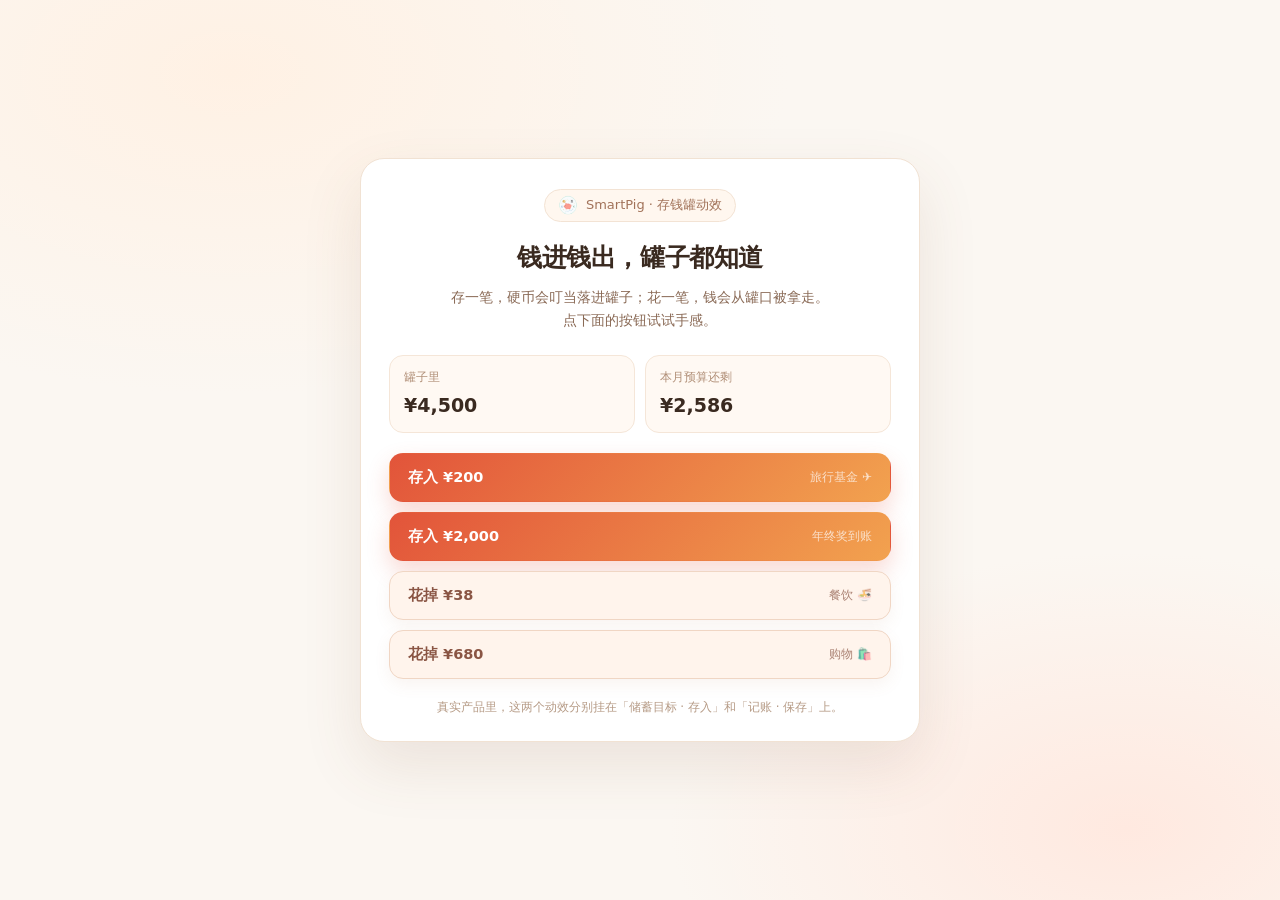
<file: piggy-demo.html>
<!DOCTYPE html>
<html lang="zh-CN">
<head>
<meta charset="utf-8" />
<meta name="viewport" content="width=device-width, initial-scale=1" />
<title>存钱罐动效 · SmartPig</title>
<link rel="stylesheet" href="css/style.css" />
<link rel="stylesheet" href="css/piggy-motion.css" />
<style>
  body {
    min-height: 100vh;
    display: grid; place-items: center;
    padding: 28px 20px;
    background:
      radial-gradient(900px 520px at 18% 8%, #FFF1E4 0%, rgba(255, 241, 228, 0) 62%),
      radial-gradient(760px 460px at 88% 92%, #FFE9E0 0%, rgba(255, 233, 224, 0) 60%),
      #FBF7F2;
  }
  .demo {
    width: min(560px, 100%);
    background: #fff;
    border: 1px solid #F1E2D3;
    border-radius: 24px;
    padding: 30px 28px 24px;
    box-shadow: 0 24px 60px rgba(120, 86, 60, .12), 0 1px 0 rgba(255, 255, 255, .9) inset;
    text-align: center;
  }
  .demo-brand {
    display: inline-flex; align-items: center; gap: 8px;
    font-size: 13px; color: #A2735A;
    background: #FFF7EF; border: 1px solid #F3E3D4;
    padding: 5px 13px; border-radius: 999px; margin-bottom: 16px;
  }
  .demo-brand img { width: 20px; height: 20px; border-radius: 50%; }
  .demo h1 { margin: 0 0 8px; font-size: 25px; letter-spacing: -.4px; color: #3A2A20; }
  .demo p.lead { margin: 0 0 22px; font-size: 14px; color: #8A6A56; line-height: 1.7; }
  .demo-stat {
    display: grid; grid-template-columns: repeat(2, 1fr); gap: 10px;
    margin-bottom: 20px;
  }
  .demo-stat div {
    background: #FFF9F3; border: 1px solid #F5E6D8; border-radius: 14px;
    padding: 12px 14px; text-align: left;
  }
  .demo-stat span { display: block; font-size: 11.5px; color: #B08E76; margin-bottom: 3px; }
  .demo-stat b { font-size: 19px; color: #3A2A20; font-variant-numeric: tabular-nums; }
  .demo-acts { display: flex; flex-direction: column; gap: 10px; }
  .demo-acts button {
    display: flex; align-items: center; justify-content: space-between;
    gap: 12px; padding: 14px 18px;
    border-radius: 14px; border: 1px solid transparent;
    font-family: inherit; font-size: 14.5px; font-weight: 600;
    cursor: pointer; transition: transform .14s, box-shadow .18s, background .18s;
  }
  .demo-acts button .k { font-size: 12px; font-weight: 500; opacity: .7; }
  .demo-acts button.in {
    color: #fff;
    background: linear-gradient(135deg, #E2543A, #F2A24F);
    box-shadow: 0 10px 22px rgba(226, 84, 58, .22);
  }
  .demo-acts button.out {
    color: #8A5544;
    background: #FFF4EC;
    border-color: #F0D6C4;
    box-shadow: 0 6px 16px rgba(180, 120, 80, .08);
  }
  .demo-acts button:hover { transform: translateY(-1px); }
  .demo-acts button:active { transform: translateY(0) scale(.99); }
  .demo-foot { margin-top: 18px; font-size: 12px; color: #B69B86; line-height: 1.7; }
  @media (max-width: 480px) {
    .demo { padding: 24px 18px 18px; border-radius: 20px; }
    .demo h1 { font-size: 21px; }
    .demo-acts button { font-size: 13.5px; padding: 13px 15px; }
  }
</style>
</head>
<body>
  <div class="demo">
    <div class="demo-brand">
      <img src="assets/smartpig-mark-128.png" alt="" /> SmartPig · 存钱罐动效
    </div>
    <h1>钱进钱出，罐子都知道</h1>
    <p class="lead">存一笔，硬币会叮当落进罐子；花一笔，钱会从罐口被拿走。<br/>点下面的按钮试试手感。</p>

    <div class="demo-stat">
      <div><span>罐子里</span><b id="dSaved">¥4,500</b></div>
      <div><span>本月预算还剩</span><b id="dLeft">¥2,586</b></div>
    </div>

    <div class="demo-acts">
      <button class="in" type="button" data-act="in">
        <span>存入 ¥200</span><span class="k">旅行基金 ✈️</span>
      </button>
      <button class="in" type="button" data-act="in-big">
        <span>存入 ¥2,000</span><span class="k">年终奖到账</span>
      </button>
      <button class="out" type="button" data-act="out">
        <span>花掉 ¥38</span><span class="k">餐饮 🍜</span>
      </button>
      <button class="out" type="button" data-act="out-big">
        <span>花掉 ¥680</span><span class="k">购物 🛍️</span>
      </button>
    </div>

    <div class="demo-foot">真实产品里，这两个动效分别挂在「储蓄目标 · 存入」和「记账 · 保存」上。</div>
  </div>

  <script src="js/piggy-motion.js"></script>
  <script>
  (function () {
    'use strict';
    var S = { saved: 4500, target: 10000, budget: 3700, spent: 1114 };

    var savedEl = document.getElementById('dSaved');
    var leftEl = document.getElementById('dLeft');

    function money(n) { return '¥' + Math.round(n).toLocaleString('zh-CN'); }
    function render() {
      savedEl.textContent = money(S.saved);
      leftEl.textContent = money(Math.max(0, S.budget - S.spent));
    }

    function save(amount, label) {
      var from = S.saved / S.target;
      S.saved += amount;
      var to = S.saved / S.target;
      window.PiggyMotion.save({
        amount: amount,
        title: '存入 · ✈️ ' + label,
        fillFrom: from,
        fillTo: to,
        progress: {
          from: Math.min(100, from * 100),
          to: Math.min(100, to * 100),
          label: '目标进度',
          sub: '还差 ' + money(Math.max(0, S.target - S.saved))
        }
      });
      render();
    }

    function spend(amount, cat, emoji) {
      var from = (S.budget - S.spent) / S.budget;
      S.spent += amount;
      var to = (S.budget - S.spent) / S.budget;
      window.PiggyMotion.spend({
        amount: amount,
        title: '支出 · ' + emoji + ' ' + cat,
        fillFrom: Math.max(0.06, from),
        fillTo: Math.max(0.04, to),
        progress: {
          from: Math.max(0, from * 100),
          to: Math.max(0, to * 100),
          label: '本月预算剩余',
          sub: '还剩 ' + money(Math.max(0, S.budget - S.spent))
        }
      });
      render();
    }

    document.addEventListener('click', function (e) {
      var b = e.target.closest('[data-act]');
      if (!b) return;
      var act = b.dataset.act;
      if (act === 'in') save(200, '旅行基金');
      else if (act === 'in-big') save(2000, '旅行基金');
      else if (act === 'out') spend(38, '餐饮', '🍜');
      else if (act === 'out-big') spend(680, '购物', '🛍️');
    });

    render();
    window.__demo = { state: S, render: render };
  })();
  </script>
</body>
</html>
</file>
<file: css/style.css>
/* =========================================================
   财悟·AI财务助手 — 共享设计系统
   纯 CSS，无框架依赖。移动端优先 + 响应式栅格。
   ========================================================= */

:root {
  /* 品牌色 */
  --primary: #12b886;
  --primary-dark: #0ca678;
  --primary-soft: #e6f7f1;
  --accent: #4263eb;
  --accent-soft: #e7ecfe;

  /* 语义色（记账：收入绿 / 支出红，符合中文场景） */
  --income: #2f9e44;
  --income-soft: #e7f6ec;
  --expense: #e03131;
  --expense-soft: #fdeaea;
  --warning: #f08c00;

  /* 中性色 */
  --bg: #f4f6fa;
  --surface: #ffffff;
  --surface-2: #f8fafc;
  --text: #1a2b3c;
  --text-2: #51607a;
  --muted: #8a97ab;
  --border: #e4e9f0;
  --border-strong: #d3dbe6;

  /* 排版 */
  --font: "PingFang SC", "Microsoft YaHei", "Hiragino Sans GB", system-ui,
    -apple-system, "Segoe UI", Roboto, Helvetica, Arial, sans-serif;
  --radius: 14px;
  --radius-sm: 10px;
  --shadow-sm: 0 1px 2px rgba(16, 30, 54, 0.06);
  --shadow: 0 8px 24px rgba(16, 30, 54, 0.08);
  --shadow-lg: 0 18px 48px rgba(16, 30, 54, 0.14);
  --maxw: 1180px;
}

* { box-sizing: border-box; }

html, body {
  margin: 0;
  padding: 0;
  font-family: var(--font);
  color: var(--text);
  background: var(--bg);
  line-height: 1.6;
  -webkit-font-smoothing: antialiased;
}

a { color: var(--primary-dark); text-decoration: none; }
a:hover { text-decoration: underline; }

img { max-width: 100%; display: block; }

/* ---------- 布局容器 ---------- */
.container {
  width: 100%;
  max-width: var(--maxw);
  margin: 0 auto;
  padding: 0 20px;
}

.section { padding: 72px 0; }
.section-sm { padding: 48px 0; }

/* ---------- 文字工具 ---------- */
.text-center { text-align: center; }
.muted { color: var(--muted); }
.text-2 { color: var(--text-2); }
.income { color: var(--income); }
.expense { color: var(--expense); }
.h-bold { font-weight: 700; }

/* ---------- 按钮 ---------- */
.btn {
  display: inline-flex;
  align-items: center;
  justify-content: center;
  gap: 8px;
  border: 1px solid transparent;
  border-radius: var(--radius-sm);
  padding: 11px 20px;
  font-size: 15px;
  font-weight: 600;
  font-family: inherit;
  cursor: pointer;
  transition: transform .08s ease, box-shadow .2s ease, background .2s ease;
  text-decoration: none;
  line-height: 1;
}
.btn:hover { text-decoration: none; }
.btn:active { transform: translateY(1px); }
.btn-primary {
  background: linear-gradient(135deg, var(--primary), var(--primary-dark));
  color: #fff;
  box-shadow: 0 6px 16px rgba(18, 184, 134, .28);
}
.btn-primary:hover { box-shadow: 0 10px 22px rgba(18, 184, 134, .36); }
.btn-ghost {
  background: var(--surface);
  color: var(--text);
  border-color: var(--border-strong);
}
.btn-ghost:hover { background: var(--surface-2); }
.btn-accent { background: var(--accent); color: #fff; }
.btn-danger { background: var(--expense); color: #fff; }
.btn-block { width: 100%; }
.btn-sm { padding: 7px 13px; font-size: 13px; }

/* ---------- 徽标 / 标签 ---------- */
.badge {
  display: inline-flex;
  align-items: center;
  gap: 6px;
  padding: 4px 11px;
  border-radius: 999px;
  font-size: 12.5px;
  font-weight: 600;
  background: var(--primary-soft);
  color: var(--primary-dark);
}
.badge-accent { background: var(--accent-soft); color: var(--accent); }
.badge-soft { background: var(--surface-2); color: var(--text-2); }

/* ---------- 顶部导航（落地页/通用） ---------- */
.navbar {
  position: sticky;
  top: 0;
  z-index: 50;
  background: rgba(255, 255, 255, .85);
  backdrop-filter: saturate(180%) blur(12px);
  border-bottom: 1px solid var(--border);
}
.navbar .inner {
  display: flex;
  align-items: center;
  justify-content: space-between;
  height: 64px;
}
.brand {
  display: flex;
  align-items: center;
  gap: 10px;
  font-weight: 800;
  font-size: 18px;
  color: var(--text);
}
.brand .logo {
  width: 34px; height: 34px;
  border-radius: 10px;
  background: linear-gradient(135deg, var(--primary), var(--accent));
  display: grid; place-items: center;
  color: #fff; font-weight: 800; font-size: 18px;
}
.nav-links { display: flex; align-items: center; gap: 26px; }
.nav-links a { color: var(--text-2); font-weight: 500; }
.nav-links a:hover { color: var(--primary-dark); text-decoration: none; }
.nav-actions { display: flex; align-items: center; gap: 12px; }

/* 汉堡菜单（移动端） */
.nav-toggle {
  display: none;
  background: none; border: none; cursor: pointer;
  width: 42px; height: 42px;
  border-radius: 10px;
}
.nav-toggle span {
  display: block; width: 22px; height: 2px; background: var(--text);
  margin: 5px auto; border-radius: 2px; transition: .2s;
}

/* ---------- Hero ---------- */
.hero {
  position: relative;
  background:
    radial-gradient(1200px 600px at 80% -10%, rgba(66,99,235,.10), transparent 60%),
    radial-gradient(900px 500px at -10% 20%, rgba(18,184,134,.12), transparent 55%),
    var(--surface);
  overflow: hidden;
}
.hero-grid {
  display: grid;
  grid-template-columns: 1.1fr .9fr;
  gap: 48px;
  align-items: center;
}
.hero h1 {
  font-size: clamp(30px, 4.4vw, 52px);
  line-height: 1.14;
  margin: 18px 0 16px;
  letter-spacing: -0.5px;
}
.hero p.lead { font-size: 18px; color: var(--text-2); margin-bottom: 28px; }
.hero-cta { display: flex; gap: 14px; flex-wrap: wrap; }
.hero-stats {
  display: flex; gap: 28px; margin-top: 38px; flex-wrap: wrap;
}
.hero-stats .num { font-size: 26px; font-weight: 800; color: var(--text); }
.hero-stats .lbl { font-size: 13px; color: var(--muted); }

/* Hero 右侧卡片预览 */
.hero-card {
  background: var(--surface);
  border: 1px solid var(--border);
  border-radius: 20px;
  box-shadow: var(--shadow-lg);
  padding: 22px;
}
.hero-card .hc-head {
  display: flex; justify-content: space-between; align-items: center;
  margin-bottom: 16px;
}
.balance { font-size: 30px; font-weight: 800; }
.mini-row {
  display: flex; justify-content: space-between; align-items: center;
  padding: 11px 0; border-bottom: 1px dashed var(--border);
}
.mini-row:last-child { border-bottom: none; }
.mini-ico {
  width: 36px; height: 36px; border-radius: 10px; display: grid; place-items: center;
  font-size: 16px;
}
.bar { height: 8px; border-radius: 999px; background: var(--surface-2); overflow: hidden; }
.bar > i { display: block; height: 100%; border-radius: 999px;
  background: linear-gradient(90deg, var(--primary), var(--primary-dark)); }

/* ---------- 特性卡片 ---------- */
.section-title { font-size: clamp(24px, 3vw, 34px); margin: 0 0 10px; }
.section-sub { color: var(--text-2); margin: 0 auto 44px; max-width: 640px; }
.feature-grid {
  display: grid;
  grid-template-columns: repeat(auto-fit, minmax(240px, 1fr));
  gap: 22px;
}
.feature {
  background: var(--surface);
  border: 1px solid var(--border);
  border-radius: var(--radius);
  padding: 26px;
  box-shadow: var(--shadow-sm);
  transition: transform .15s ease, box-shadow .2s ease;
}
.feature:hover { transform: translateY(-4px); box-shadow: var(--shadow); }
.feature .ico {
  width: 48px; height: 48px; border-radius: 12px; display: grid; place-items: center;
  font-size: 22px; margin-bottom: 16px;
  background: var(--primary-soft); color: var(--primary-dark);
}
.feature h3 { margin: 0 0 8px; font-size: 18px; }
.feature p { margin: 0; color: var(--text-2); font-size: 14.5px; }

/* ---------- 步骤 / CTA ---------- */
.cta {
  background: linear-gradient(135deg, #0b3d2e, #0ca678 70%);
  color: #fff; border-radius: 22px; padding: 52px;
  text-align: center;
}
.cta h2 { font-size: clamp(24px, 3vw, 34px); margin: 0 0 12px; }
.cta p { color: rgba(255,255,255,.85); margin: 0 auto 26px; max-width: 560px; }
.cta .btn-ghost { background: rgba(255,255,255,.12); color: #fff; border-color: rgba(255,255,255,.3); }
.cta .btn-ghost:hover { background: rgba(255,255,255,.2); }

/* ---------- 页脚 ---------- */
.footer {
  border-top: 1px solid var(--border);
  padding: 40px 0; color: var(--muted); font-size: 14px;
}
.footer .inner { display: flex; justify-content: space-between; flex-wrap: wrap; gap: 16px; }

/* =========================================================
   认证页（登录/注册）
   ========================================================= */
.auth-wrap {
  min-height: 100dvh;
  display: grid;
  grid-template-columns: 1.05fr .95fr;
}
.auth-aside {
  background: linear-gradient(160deg, #0b3d2e, #0ca678 75%);
  color: #fff; padding: 56px;
  display: flex; flex-direction: column; justify-content: space-between;
}
.auth-aside .brand { color: #fff; }
.auth-aside h2 { font-size: 30px; line-height: 1.25; margin: 28px 0 14px; }
.auth-aside p { color: rgba(255,255,255,.85); max-width: 420px; }
.auth-aside ul { list-style: none; padding: 0; margin: 24px 0 0; }
.auth-aside li { display: flex; gap: 12px; align-items: flex-start; margin-bottom: 14px; color: rgba(255,255,255,.92); }
.auth-aside li .dot { width: 22px; height: 22px; border-radius: 50%; background: rgba(255,255,255,.18);
  display: grid; place-items: center; font-size: 12px; flex: 0 0 auto; margin-top: 2px; }
.auth-quote { font-size: 14px; color: rgba(255,255,255,.7); }

.auth-main { display: grid; place-items: center; padding: 40px 24px; }
.auth-card { width: 100%; max-width: 400px; }
.auth-card h1 { font-size: 26px; margin: 0 0 6px; }
.auth-card .sub { color: var(--text-2); margin: 0 0 26px; }
.tabs { display: flex; gap: 6px; background: var(--surface-2); padding: 5px; border-radius: 12px; margin-bottom: 24px; }
.tabs button {
  flex: 1; border: none; background: none; padding: 10px; border-radius: 9px;
  font-weight: 600; color: var(--text-2); cursor: pointer; font-family: inherit; font-size: 15px;
}
.tabs button.active { background: var(--surface); color: var(--text); box-shadow: var(--shadow-sm); }

/* ---------- 表单 ---------- */
.field { margin-bottom: 16px; }
.field label { display: block; font-size: 13.5px; font-weight: 600; margin-bottom: 7px; color: var(--text); }
.field input, .field select, .field textarea {
  width: 100%; padding: 12px 14px; font-size: 15px; font-family: inherit;
  border: 1px solid var(--border-strong); border-radius: var(--radius-sm);
  background: var(--surface); color: var(--text); transition: border .15s, box-shadow .15s;
}
.field input:focus, .field select:focus, .field textarea:focus {
  outline: none; border-color: var(--primary);
  box-shadow: 0 0 0 3px rgba(18,184,134,.15);
}
.field .hint { font-size: 12px; color: var(--muted); margin-top: 5px; }
.inline { display: flex; gap: 12px; }
.inline > * { flex: 1; }
.form-foot { display: flex; justify-content: space-between; align-items: center; font-size: 13px; margin-top: 6px; }

/* 段选择（收支类型） */
.seg { display: flex; gap: 8px; }
.seg button {
  flex: 1; padding: 10px; border-radius: var(--radius-sm);
  border: 1px solid var(--border-strong); background: var(--surface);
  font-weight: 600; cursor: pointer; font-family: inherit; color: var(--text-2);
}
.seg button.active.exp { background: var(--expense-soft); color: var(--expense); border-color: var(--expense); }
.seg button.active.inc { background: var(--income-soft); color: var(--income); border-color: var(--income); }

.error-msg { color: var(--expense); font-size: 13px; margin: -6px 0 12px; min-height: 16px; line-height: 1.6; white-space: pre-line; word-break: break-word; }
.ok-msg { color: var(--income); font-size: 13px; margin: -6px 0 12px; min-height: 16px; line-height: 1.6; white-space: pre-line; }

/* =========================================================
   仪表盘（应用内）
   ========================================================= */
.app-shell { display: block; min-height: 100dvh; }
.sidebar {
  background: #0e1726; color: #cbd5e1; padding: 22px 16px;
  display: flex; flex-direction: column; gap: 6px;
  position: sticky; top: 0; height: 100dvh;
}
.sidebar .brand { color: #fff; margin-bottom: 18px; }
.sidebar .s-logo {
  width: 34px; height: 34px; border-radius: 10px;
  background: linear-gradient(135deg, var(--primary), var(--accent));
  display: grid; place-items: center; color: #fff; font-weight: 800; font-size: 18px;
}
.nav-item {
  display: flex; align-items: center; gap: 12px;
  padding: 11px 13px; border-radius: 10px; color: #aebacb; cursor: pointer;
  font-weight: 500; border: none; background: none; width: 100%; text-align: left;
  font-family: inherit; font-size: 14.5px;
}
.nav-item:hover { background: rgba(255,255,255,.06); color: #fff; }
.nav-item.active { background: linear-gradient(135deg, var(--primary), var(--primary-dark)); color: #fff; }
.nav-item .ico { width: 20px; text-align: center; }
.sidebar .spacer { flex: 1; }
.sidebar .user-box {
  display: flex; align-items: center; gap: 10px; padding: 12px;
  border-top: 1px solid rgba(255,255,255,.08); margin-top: 8px;
}
.sidebar .avatar { width: 38px; height: 38px; border-radius: 50%;
  background: linear-gradient(135deg, var(--accent), var(--primary)); display: grid; place-items: center; color:#fff; font-weight:700; }
.sidebar .user-box .nm { font-size: 14px; color:#fff; }
.sidebar .user-box .em { font-size: 12px; color:#8493a8; }

/* —— 顶部导航（叠在 Hero 横幅上，贴近参考图） —— */
.topnav {
  position: sticky; top: 0; z-index: 30;
  display: flex; align-items: center; gap: 18px;
  padding: 12px 24px;
  background: linear-gradient(120deg, #0c3326 0%, #15463a 100%);
  color: #fff;
  box-shadow: 0 6px 20px rgba(12,51,38,.22);
}
.tn-left { display: flex; align-items: center; gap: 10px; }
.tn-nav { display: flex; align-items: center; gap: 4px; flex: 1; flex-wrap: nowrap; overflow-x: auto; scrollbar-width: none; -ms-overflow-style: none; }
.tn-nav::-webkit-scrollbar { display: none; }
.tn-right { display: flex; align-items: center; gap: 14px; }
.topnav .brand { color: #fff; }
.topnav .s-logo {
  width: 32px; height: 32px; border-radius: 9px;
  background: linear-gradient(135deg, #ffffff, #d6f3e3);
  display: grid; place-items: center; color: #0c3326; font-weight: 800; font-size: 17px;
}
.topnav .nav-item {
  color: rgba(255,255,255,.82); background: none; width: auto;
  padding: 8px 14px; border-radius: 999px; font-size: 14.5px; font-weight: 500;
  border: none; cursor: pointer; font-family: inherit;
  display: inline-flex; align-items: center; gap: 7px;
  white-space: nowrap; flex: 0 0 auto;
}
.topnav .nav-item .ico { width: auto; }
.topnav .nav-item:hover { background: rgba(255,255,255,.15); color: #fff; }
.topnav .nav-item.active { background: linear-gradient(135deg, #ffe49b, #ffc94d); color: #0c3326; font-weight: 700; box-shadow: 0 3px 10px rgba(0,0,0,.18); }
.topnav .nav-item.active:hover { background: linear-gradient(135deg, #ffe49b, #ffc94d); color: #0c3326; }
.topnav .badge-accent { background: rgba(255,255,255,.18); color: #fff; border-color: transparent; }
.topnav .btn-ghost { color: #fff; border-color: rgba(255,255,255,.35); }
.topnav .btn-ghost:hover { background: rgba(255,255,255,.15); }
.topnav .user-box { display: flex; align-items: center; gap: 10px; }
.topnav .avatar {
  width: 34px; height: 34px; border-radius: 50%;
  background: rgba(255,255,255,.22); color: #fff;
  display: grid; place-items: center; font-weight: 700; font-size: 14px;
}
.topnav .user-box .nm { color: #fff; font-size: 13.5px; font-weight: 600; }
.topnav .user-box .em { color: rgba(255,255,255,.7); font-size: 11.5px; }
.topnav .logout-btn {
  background: rgba(255,255,255,.12); color: #fff;
  padding: 7px 13px; border-radius: 999px; font-size: 13px; width: auto;
  display: inline-flex; align-items: center; gap: 6px; margin-left: 4px;
}
.topnav .logout-btn:hover { background: rgba(255,255,255,.26); }

/* —— 顶部导航：当前栏目名 —— */
.tn-sep { width: 1px; height: 22px; background: rgba(255,255,255,.28); margin: 0 2px; }
.tn-section-title { font-size: 16px; font-weight: 600; color: rgba(255,255,255,.92); white-space: nowrap; }

.main { display: flex; flex-direction: column; min-width: 0; }
.topbar {
  display: flex; align-items: center; justify-content: space-between;
  padding: 16px 24px; border-bottom: 1px solid var(--border); background: var(--surface);
  position: sticky; top: 0; z-index: 10;
}
.topbar h2 { margin: 0; font-size: 20px; }
.topbar .right { display: flex; align-items: center; gap: 12px; }
.page { padding: 24px; }
.page-head { display: flex; justify-content: space-between; align-items: center; margin-bottom: 22px; flex-wrap: wrap; gap: 12px; }
.page-head h3 { margin: 0; font-size: 22px; }
.page-head p { margin: 4px 0 0; color: var(--text-2); font-size: 14px; }

/* 概览卡片 */
.stat-grid { display: grid; grid-template-columns: repeat(auto-fit, minmax(220px, 1fr)); gap: 18px; margin-bottom: 22px; }
.stat {
  background: var(--surface); border: 1px solid var(--border); border-radius: var(--radius);
  padding: 20px; box-shadow: var(--shadow-sm);
}
.stat .lbl { color: var(--muted); font-size: 13px; }
.stat .val { font-size: 28px; font-weight: 800; margin: 6px 0 2px; }
.stat .trend { font-size: 13px; font-weight: 600; }
.stat .ico {
  width: 40px; height: 40px; border-radius: 11px; display: grid; place-items: center; font-size: 18px;
  float: right; background: var(--primary-soft); color: var(--primary-dark);
}

/* 卡片面板 */
.panel {
  background: var(--surface); border: 1px solid var(--border);
  border-radius: var(--radius); box-shadow: var(--shadow-sm); padding: 22px;
}
.panel + .panel { margin-top: 18px; }
.panel h4 { margin: 0 0 16px; font-size: 16px; }

/* 两栏布局 */
.grid-2 { display: grid; grid-template-columns: 1fr 1fr; gap: 18px; }
.grid-form-main { display: grid; grid-template-columns: 360px 1fr; gap: 18px; align-items: start; }

/* 表格 */
.table { width: 100%; border-collapse: collapse; font-size: 14.5px; }
.table th, .table td { padding: 12px 14px; text-align: left; border-bottom: 1px solid var(--border); }
.table th { color: var(--muted); font-weight: 600; font-size: 13px; background: var(--surface-2); }
.table tbody tr:hover { background: var(--surface-2); }
.table td .amt { font-weight: 700; }
.cat-pill { display: inline-flex; align-items: center; gap: 6px; padding: 3px 10px; border-radius: 999px;
  background: var(--surface-2); font-size: 12.5px; font-weight: 600; }

/* 列表（最近记录 / 目标） */
.list { display: flex; flex-direction: column; }
.list-item { display: flex; align-items: center; gap: 14px; padding: 13px 0; border-bottom: 1px solid var(--border); }
.list-item:last-child { border-bottom: none; }
.list-item .li-ico { width: 40px; height: 40px; border-radius: 11px; display: grid; place-items: center; font-size: 18px; flex: 0 0 auto; }
.list-item .li-main { flex: 1; min-width: 0; }
.list-item .li-title { font-weight: 600; font-size: 14.5px; }
.list-item .li-sub { font-size: 12.5px; color: var(--muted); }
.list-item .li-amt { font-weight: 800; font-size: 15px; }

/* 储蓄目标卡 */
.goal-card { border: 1px solid var(--border); border-radius: var(--radius-sm); padding: 16px; }
.goal-card .gc-top { display: flex; justify-content: space-between; align-items: center; margin-bottom: 12px; }
.goal-grid { display: grid; grid-template-columns: repeat(auto-fill, minmax(260px, 1fr)); gap: 16px; }

/* AI 洞察 */
.ai-card {
  background: linear-gradient(135deg, #0e1726, #15324a);
  color: #e7eef7; border-radius: var(--radius); padding: 24px; box-shadow: var(--shadow);
}
.ai-card h4 { color: #fff; margin: 0 0 6px; display: flex; align-items: center; gap: 8px; }
.ai-insight {
  background: rgba(255,255,255,.06); border: 1px solid rgba(255,255,255,.1);
  border-radius: 12px; padding: 14px 16px; margin-top: 12px; font-size: 14px; line-height: 1.7;
}
.ai-insight b { color: #6ee7b7; }
.ai-chat { margin-top: 18px; display: flex; gap: 10px; }
.ai-chat input { flex: 1; padding: 12px 14px; border-radius: 10px; border: 1px solid rgba(255,255,255,.18);
  background: rgba(255,255,255,.08); color: #fff; font-family: inherit; }
.ai-chat input::placeholder { color: rgba(255,255,255,.5); }
.ai-chat button { border: none; background: var(--primary); color: #fff; border-radius: 10px; padding: 0 18px; cursor: pointer; font-weight: 600; }

/* 空状态 */
.empty { text-align: center; color: var(--muted); padding: 36px 10px; }
.empty .em-ico { font-size: 34px; margin-bottom: 8px; }

/* 浮动按钮（移动端快捷记账） */
.fab {
  display: none; position: fixed; right: 20px; bottom: 20px; z-index: 40;
  width: 56px; height: 56px; border-radius: 50%; border: none; cursor: pointer;
  background: linear-gradient(135deg, var(--primary), var(--primary-dark));
  color: #fff; font-size: 26px; box-shadow: var(--shadow-lg);
}

/* 模态框 */
.modal-mask {
  display: none; position: fixed; inset: 0; background: rgba(10,20,35,.45);
  z-index: 100; align-items: center; justify-content: center; padding: 20px;
}
.modal-mask.show { display: flex; }
.modal {
  background: var(--surface); border-radius: 18px; width: 100%; max-width: 440px;
  padding: 26px; box-shadow: var(--shadow-lg); max-height: 90dvh; overflow: auto;
}
.modal .m-head { display: flex; justify-content: space-between; align-items: center; margin-bottom: 18px; }
.modal .m-head h3 { margin: 0; }
.modal .close { background: var(--surface-2); border: none; width: 34px; height: 34px; border-radius: 9px; cursor: pointer; font-size: 18px; color: var(--text-2); }

/* 移动端顶部菜单按钮（应用内） */
.app-menu-btn { display: none; background: var(--surface-2); border: 1px solid var(--border); width: 40px; height: 40px; border-radius: 10px; cursor: pointer; font-size: 18px; }

/* =========================================================
   响应式断点
   ========================================================= */
@media (max-width: 980px) {
  .hero-grid { grid-template-columns: 1fr; }
  .hero-card { max-width: 460px; }
  .auth-wrap { grid-template-columns: 1fr; }
  .auth-aside { display: none; }
  .grid-form-main { grid-template-columns: 1fr; }
  .grid-2 { grid-template-columns: 1fr; }
  .app-shell { grid-template-columns: 1fr; }
  .sidebar {
    position: fixed; left: 0; top: 0; z-index: 90; width: 250px;
    transform: translateX(-100%); transition: transform .25s ease;
  }
  .sidebar.open { transform: translateX(0); }
  .app-menu-btn { display: inline-flex; align-items: center; justify-content: center; }
  .fab { display: grid; place-items: center; bottom: 90px; }
  .nav-links { display: none; }
  .nav-toggle { display: block; }
}

@media (max-width: 980px) {
  /* 移动端：导航收起为汉堡，点击展开下拉 */
  .tn-nav { display: none; }
  .topnav.open .tn-nav {
    display: flex; flex-direction: column; align-items: stretch; gap: 6px;
    position: absolute; top: 100%; left: 0; right: 0;
    background: #15463a; padding: 12px 16px;
    box-shadow: 0 10px 24px rgba(0,0,0,.28); z-index: 40;
  }
  .topnav.open .nav-item { width: 100%; justify-content: flex-start; }
  .tn-user-meta { display: none; }
  .tn-right { gap: 10px; }
}

@media (max-width: 560px) {
  .section { padding: 56px 0; }
  .cta { padding: 36px 22px; }
  .auth-aside { padding: 40px 28px; }
  .stat .val { font-size: 24px; }
  .page { padding: 16px; }
  .inline { flex-direction: column; gap: 0; }
}

/* 可访问性：焦点可见 */
:focus-visible { outline: 2px solid var(--accent); outline-offset: 2px; }

/* =========================================================
   扩展样式：Toast / 聊天 / 食物 / 预算 / 图表 / AI预测
   ========================================================= */

/* ---------- Toast 提醒 ---------- */
.toast-wrap {
  position: fixed; bottom: 18px; left: 18px; z-index: 200;
  display: flex; flex-direction: column; gap: 10px; max-width: 340px;
}
.toast {
  background: var(--surface); border: 1px solid var(--border);
  border-left: 4px solid var(--primary); border-radius: 12px;
  padding: 13px 15px; box-shadow: var(--shadow-lg); font-size: 14px;
  animation: toastIn .25s ease; line-height: 1.5;
}
.toast.warn { border-left-color: var(--warning); }
.toast.danger { border-left-color: var(--expense); }
.toast.info { border-left-color: var(--accent); }
.toast.success { border-left-color: #2F9E44; }
.toast .t-title { font-weight: 700; margin-bottom: 2px; display: flex; align-items: center; gap: 6px; }
.toast .t-body { color: var(--text-2); }
@keyframes toastIn { from { opacity: 0; transform: translateX(20px); } to { opacity: 1; transform: none; } }

/* ---------- 食物明细 / 热量 ---------- */
.food-box { border: 1px dashed var(--border-strong); border-radius: var(--radius-sm); padding: 12px; background: var(--surface-2); }
.food-box .fb-head { display: flex; justify-content: space-between; align-items: center; margin-bottom: 8px; }
.food-box .fb-head .lbl { font-size: 13px; font-weight: 600; }
.food-tags { display: flex; flex-wrap: wrap; gap: 6px; margin-top: 8px; }
.food-tag {
  display: inline-flex; align-items: center; gap: 6px; padding: 4px 8px;
  background: var(--primary-soft); color: var(--primary-dark); border-radius: 999px; font-size: 12.5px; font-weight: 600;
}
.food-tag b { color: var(--expense); }
.calorie-tag {
  display: inline-flex; align-items: center; gap: 6px; padding: 5px 11px;
  background: linear-gradient(135deg, #fff4e6, #ffe8cc); color: #d9480f;
  border-radius: 999px; font-size: 13px; font-weight: 700;
}

/* ---------- 预算概览 ---------- */
.budget-row { margin-bottom: 14px; }
.budget-row .br-top { display: flex; justify-content: space-between; font-size: 13.5px; margin-bottom: 6px; }
.budget-row .br-top .nm { font-weight: 600; }
.budget-row .br-top .val { color: var(--text-2); }
.budget-row .br-bar { height: 9px; border-radius: 999px; background: var(--surface-2); overflow: hidden; }
.budget-row .br-bar > i { display: block; height: 100%; border-radius: 999px; background: linear-gradient(90deg, var(--primary), var(--primary-dark)); }
.budget-row.over .br-bar > i { background: linear-gradient(90deg, #ff922b, var(--expense)); }
.budget-row.over .val { color: var(--expense); font-weight: 700; }

/* ---------- 图表 ---------- */
.chart-grid { display: grid; grid-template-columns: 1fr 1fr; gap: 18px; }
.chart-box {
  background: var(--surface); border: 1px solid var(--border); border-radius: var(--radius);
  padding: 18px; box-shadow: var(--shadow-sm); min-height: 320px;
}
.chart-box h4 { margin: 0 0 12px; font-size: 16px; }
.chart { width: 100%; height: 280px; }
.chart-fallback { display: grid; place-items: center; height: 280px; color: var(--muted); text-align: center; font-size: 14px; }

/* ---------- AI 预测徽标 ---------- */
.ai-pred {
  background: linear-gradient(135deg, rgba(110,231,183,.12), rgba(66,99,235,.12));
  border: 1px solid rgba(110,231,183,.35); border-radius: 12px; padding: 14px 16px; margin-top: 14px;
}
.ai-pred .ap-title { font-weight: 700; font-size: 14px; display: flex; align-items: center; gap: 7px; margin-bottom: 8px; }
.ai-pred .ap-row { display: flex; gap: 18px; flex-wrap: wrap; font-size: 13.5px; margin-bottom: 8px; }
.ai-pred .ap-row .k { color: var(--muted); }
.ai-pred .ap-row .v { font-weight: 700; }
.ai-pred .ap-tip { font-size: 13px; color: var(--text-2); line-height: 1.6; }

/* ---------- AI 聊天智能体 ---------- */
.chat-box {
  background: var(--surface); border: 1px solid var(--border); border-radius: var(--radius);
  box-shadow: var(--shadow-sm); display: flex; flex-direction: column; height: 460px; overflow: hidden;
}
.chat-log { flex: 1; overflow-y: auto; padding: 18px; display: flex; flex-direction: column; gap: 14px; background: var(--surface-2); }
.msg { display: flex; gap: 10px; max-width: 85%; }
.msg .avatar { width: 34px; height: 34px; border-radius: 50%; flex: 0 0 auto; display: grid; place-items: center; font-size: 16px; }
.msg .bubble { padding: 11px 14px; border-radius: 14px; font-size: 14.5px; line-height: 1.65; }
.msg.ai { align-self: flex-start; }
.msg.ai .avatar { background: linear-gradient(135deg, var(--primary), var(--accent)); color: #fff; }
.msg.ai .bubble { background: var(--surface); border: 1px solid var(--border); border-top-left-radius: 4px; }
.msg.user { align-self: flex-end; flex-direction: row-reverse; }
.msg.user .avatar { background: var(--accent); color: #fff; }
.msg.user .bubble { background: linear-gradient(135deg, var(--accent), #5c7cfa); color: #fff; border-top-right-radius: 4px; }
.msg .bubble b { color: var(--primary-dark); }
.msg.user .bubble b { color: #fff; }
.chat-input { display: flex; gap: 10px; padding: 14px; border-top: 1px solid var(--border); background: var(--surface); }
.chat-input input { flex: 1; padding: 12px 14px; border: 1px solid var(--border-strong); border-radius: 10px; font-family: inherit; font-size: 14.5px; }
.chat-input input:focus { outline: none; border-color: var(--primary); box-shadow: 0 0 0 3px rgba(18,184,134,.15); }
.chat-input button { border: none; background: var(--primary); color: #fff; border-radius: 10px; padding: 0 20px; font-weight: 600; cursor: pointer; }
.chat-quick { display: flex; flex-wrap: wrap; gap: 8px; padding: 0 14px 14px; background: var(--surface); }
.chat-quick button {
  border: 1px solid var(--border-strong); background: var(--surface-2); border-radius: 999px;
  padding: 6px 13px; font-size: 12.5px; cursor: pointer; color: var(--text-2); font-family: inherit;
}
.chat-quick button:hover { border-color: var(--primary); color: var(--primary-dark); }
.api-note { font-size: 12.5px; color: var(--muted); margin-top: 10px; }
.api-note code { background: var(--surface-2); padding: 1px 6px; border-radius: 5px; }

/* 大模型不可用时的降级说明（气泡内小字） */
.ai-fallback-note { font-size: 12px; color: #8A6D3B; background: #FDF6E3; border-left: 3px solid #E0A800;
  border-radius: 6px; padding: 7px 9px; margin-bottom: 8px; line-height: 1.6; }

/* AI 通道状态条 */
.ai-status-bar { display: flex; align-items: center; gap: 10px; flex-wrap: wrap;
  background: var(--surface); border: 1px solid var(--border); border-radius: 12px;
  padding: 10px 14px; margin-bottom: 16px; font-size: 13px; }
.ai-dot { width: 8px; height: 8px; border-radius: 50%; background: #C9C4B8; flex: 0 0 auto; }
.ai-dot.ok { background: #2F9E44; box-shadow: 0 0 0 3px rgba(47,158,68,.15); }
.ai-dot.warn { background: #E0A800; box-shadow: 0 0 0 3px rgba(224,168,0,.15); }
.ai-dot.idle { background: #A8A29A; }
.ai-status-text { flex: 1 1 auto; color: var(--text-2); min-width: 180px; }
.ai-status-text b { color: var(--text); }
@media (max-width: 560px) {
  .ai-status-bar { font-size: 12.5px; }
  .ai-status-text { min-width: 100%; order: 3; }
}

/* 模型不可用时的修复引导卡 */
.ai-fix-card { background: #FFFBF0; border: 1px solid #F2DFB4; border-left: 4px solid #E0A800;
  border-radius: 12px; padding: 16px 18px; margin-bottom: 18px; font-size: 13.5px; color: #6B5A2E; }
.ai-fix-card h5 { margin: 0 0 8px; font-size: 15px; color: #8A6D3B; }
.ai-fix-card p { margin: 0 0 10px; line-height: 1.75; }
.ai-fix-card ol { margin: 0 0 10px; padding-left: 20px; }
.ai-fix-card li { margin-bottom: 6px; line-height: 1.7; }
.ai-fix-card code { background: rgba(224,168,0,.14); padding: 1px 6px; border-radius: 5px; font-size: 12.5px; }
.ai-fix-card a { color: #B07A00; font-weight: 600; text-decoration: underline; }
.ai-fix-tip { background: rgba(224,168,0,.10); border-radius: 8px; padding: 9px 11px; font-size: 12.5px; }
.ai-fix-foot { margin: 0 !important; font-size: 12.5px; color: #8A7B55; }

/* ============ 自定义标签 / 智能分类提示 ============ */
.cat-hint { font-size: 12.5px; color: var(--primary-dark); margin-top: 6px; min-height: 16px; }
.cat-hint b { color: var(--primary); }
.tag-suggest { margin-top: 8px; font-size: 12.5px; color: var(--muted); display: flex; flex-wrap: wrap; gap: 6px; align-items: center; }
.tag-suggest > span { margin-right: 2px; }
.ts-chip { border: 1px solid var(--border-strong); background: var(--surface-2); color: var(--text-2);
  border-radius: 999px; padding: 3px 10px; cursor: pointer; font-size: 12px; font-family: inherit; }
.ts-chip:hover { border-color: var(--primary); color: var(--primary-dark); }
.tag-list { display: flex; flex-wrap: wrap; gap: 6px; margin-top: 6px; }
.tag-list .tg { background: var(--primary-soft); color: var(--primary-dark); border-radius: 6px;
  padding: 2px 8px; font-size: 12px; }
.tag-list .tg::before { content: '#'; opacity: .6; }

/* ============ 导出 ============ */
.modal-lg { max-width: 760px; }
.table-scroll { max-height: 320px; overflow: auto; border: 1px solid var(--border); border-radius: 12px; }
.exp-summary { display: flex; gap: 12px; flex-wrap: wrap; margin-bottom: 14px; }
.exp-summary .es { background: var(--surface-2); border: 1px solid var(--border); border-radius: 12px;
  padding: 10px 14px; flex: 1; min-width: 120px; }
.exp-summary .es .k { font-size: 12px; color: var(--muted); }
.exp-summary .es .v { font-size: 18px; font-weight: 700; margin-top: 2px; }
.exp-preview-title { font-size: 13px; color: var(--text-2); margin-bottom: 8px; font-weight: 600; }

/* ============ 语音记账 ============ */
.voice-stage { display: flex; flex-direction: column; align-items: center; gap: 16px; padding: 18px 0 8px; }
.mic-btn { width: 96px; height: 96px; border-radius: 50%; border: none; cursor: pointer;
  background: radial-gradient(circle at 30% 30%, var(--primary), var(--primary-dark));
  color: #fff; font-size: 38px; display: flex; align-items: center; justify-content: center;
  box-shadow: 0 10px 30px rgba(66,99,235,.35); transition: transform .15s; }
.mic-btn:hover { transform: scale(1.05); }
.mic-btn.listening { animation: pulse 1.2s infinite; background: radial-gradient(circle at 30% 30%, #ff6b6b, #e03131); }
@keyframes pulse { 0%{box-shadow:0 0 0 0 rgba(224,49,49,.45)} 70%{box-shadow:0 0 0 22px rgba(224,49,49,0)} 100%{box-shadow:0 0 0 0 rgba(224,49,49,0)} }
.voice-status { font-size: 14px; color: var(--text-2); }
.voice-transcript { background: var(--surface-2); border-radius: 12px; padding: 12px 14px; font-size: 14px; margin-bottom: 12px; }
.voice-transcript b { color: var(--primary-dark); }
.voice-manual { display: flex; gap: 10px; margin-bottom: 6px; }
.voice-manual input { flex: 1; padding: 10px 12px; border: 1px solid var(--border-strong); border-radius: 10px; font-family: inherit; font-size: 14px; }
.voice-parsed { display: grid; grid-template-columns: 1fr 1fr; gap: 10px; margin-bottom: 12px; }
.voice-parsed .vp { background: var(--surface-2); border: 1px solid var(--border); border-radius: 10px; padding: 10px 12px; }
.voice-parsed .vp .k { font-size: 12px; color: var(--muted); }
.voice-parsed .vp .v { font-size: 16px; font-weight: 700; margin-top: 2px; }

/* ============ 小票识别 ============ */
.receipt-upload { display: flex; align-items: center; gap: 12px; padding: 18px; border: 2px dashed var(--border-strong);
  border-radius: 14px; justify-content: center; margin-bottom: 14px; }
.receipt-preview { text-align: center; margin-bottom: 14px; }
.receipt-preview img { max-width: 100%; max-height: 280px; border-radius: 12px; border: 1px solid var(--border); }
.receipt-recog { background: var(--primary-soft); border-radius: 10px; padding: 10px 12px; font-size: 12.5px;
  color: var(--primary-dark); margin-bottom: 12px; }

/* —— 小票识别：通道标签 / 进度 / 候选金额 / 原文 —— */
.receipt-recog .rc-src { font-size: 11.5px; font-weight: 600; opacity: .78; margin-bottom: 6px;
  letter-spacing: .2px; }
.receipt-recog .rc-progress { height: 6px; border-radius: 999px; background: rgba(66,99,235,.16);
  overflow: hidden; margin: 8px 0 6px; }
.receipt-recog .rc-progress i { display: block; height: 100%; width: 2%; border-radius: 999px;
  background: var(--primary); transition: width .25s ease; }
.receipt-recog .rc-progress-tip { font-size: 11.5px; opacity: .75; }
.receipt-recog .rc-cand-row { display: flex; flex-wrap: wrap; align-items: center; gap: 6px; margin-top: 8px; }
.receipt-recog .rc-cand-tip { font-size: 11.5px; opacity: .75; }
.receipt-recog .rc-cand { border: 1px solid var(--primary); background: transparent; color: var(--primary);
  border-radius: 999px; padding: 3px 10px; font-size: 12px; cursor: pointer; font-family: inherit; }
.receipt-recog .rc-cand:hover, .receipt-recog .rc-cand.active { background: var(--primary); color: #fff; }
.receipt-recog .rc-raw { margin-top: 8px; }
.receipt-recog .rc-raw summary { cursor: pointer; font-size: 11.5px; opacity: .8; }
.receipt-recog .rc-raw pre { margin: 6px 0 0; max-height: 150px; overflow: auto; white-space: pre-wrap;
  word-break: break-all; background: var(--surface); border: 1px solid var(--border);
  border-radius: 8px; padding: 8px; font-size: 11.5px; color: var(--text-2); line-height: 1.5; }

/* ============ 消费排行 / 月度对比 ============ */
.subtabs { display: flex; gap: 8px; flex-wrap: wrap; margin-bottom: 16px; }
.subtab { border: 1px solid var(--border-strong); background: var(--surface); border-radius: 999px;
  padding: 8px 16px; cursor: pointer; font-size: 13.5px; font-family: inherit; color: var(--text-2); }
.subtab.active { background: var(--primary); color: #fff; border-color: var(--primary); }
.rank-grid { display: grid; grid-template-columns: 1fr 1fr; gap: 18px; }
.compare-grid { display: grid; grid-template-columns: 1fr 1fr; gap: 18px; }
.compare-selects { display: flex; gap: 12px; flex-wrap: wrap; margin-bottom: 14px; }
.compare-card { background: var(--surface-2); border: 1px solid var(--border); border-radius: 12px; padding: 14px; }
.compare-card .cc-top { font-weight: 700; margin-bottom: 8px; }
.delta-up { color: var(--income); } .delta-down { color: var(--expense); }

/* ============ 财务健康分 ============ */
.health-hero { display: flex; gap: 22px; align-items: center; flex-wrap: wrap;
  background: linear-gradient(135deg, var(--primary-soft), var(--surface)); border: 1px solid var(--border);
  border-radius: 18px; padding: 22px; margin-bottom: 18px; }
.health-ring { position: relative; width: 140px; height: 140px; flex: 0 0 auto; }
.health-ring svg { transform: rotate(-90deg); }
.health-ring .hr-num { position: absolute; inset: 0; display: flex; flex-direction: column;
  align-items: center; justify-content: center; }
.health-ring .hr-num b { font-size: 40px; line-height: 1; }
.health-ring .hr-num span { font-size: 12px; color: var(--muted); margin-top: 4px; }
.health-meta { flex: 1; min-width: 220px; }
.health-meta h3 { margin: 0 0 6px; }
.health-meta .grade { display: inline-block; background: var(--primary); color: #fff; border-radius: 8px;
  padding: 3px 12px; font-weight: 700; font-size: 13px; margin-bottom: 8px; }
.health-dims { display: grid; grid-template-columns: repeat(auto-fit, minmax(140px,1fr)); gap: 12px; }
.dim-card { background: var(--surface-2); border: 1px solid var(--border); border-radius: 12px; padding: 12px; }
.dim-card .dn { font-size: 13px; color: var(--text-2); }
.dim-card .dv { font-size: 22px; font-weight: 700; margin: 4px 0; }
.dim-card .dbar { height: 7px; border-radius: 999px; background: var(--surface); overflow: hidden; }
.dim-card .dbar > i { display: block; height: 100%; border-radius: 999px; }
.report-card { background: var(--surface); border: 1px solid var(--border); border-radius: 16px; padding: 18px; }
.report-card h4 { margin: 0 0 12px; }
.report-item { display: flex; gap: 12px; padding: 12px 0; border-bottom: 1px dashed var(--border); }
.report-item:last-child { border-bottom: none; }
.report-item .ri-ico { font-size: 20px; flex: 0 0 auto; }
.report-item .ri-body .rt { font-weight: 600; margin-bottom: 3px; }
.report-item .ri-body .rb { font-size: 13px; color: var(--text-2); line-height: 1.6; }

/* ---------- AI 六大能力：资产配置 / 风险 / 报告 ---------- */
.alloc-legend { display: flex; flex-direction: column; gap: 10px; }
.alloc-legend .al-row { display: flex; align-items: center; gap: 10px; font-size: 13.5px; }
.alloc-legend .al-row .dot { width: 10px; height: 10px; border-radius: 50%; flex: 0 0 auto; }
.alloc-legend .al-row .al-n { flex: 1; color: var(--text); }
.alloc-legend .al-row b { color: var(--text); }
.alloc-legend .al-row .al-a { color: var(--text-2); font-size: 12.5px; min-width: 88px; text-align: right; }

.risk-item { display: flex; gap: 12px; padding: 14px; border-radius: 12px; border: 1px solid var(--border); border-left-width: 4px; margin-bottom: 12px; background: var(--surface); }
.risk-item:last-child { margin-bottom: 0; }
.risk-item .ri-ico { font-size: 20px; flex: 0 0 auto; }
.risk-item .ri-body .rt { font-weight: 600; margin-bottom: 4px; display: flex; align-items: center; gap: 8px; flex-wrap: wrap; }
.risk-item .ri-body .rb { font-size: 13px; color: var(--text-2); line-height: 1.6; }
.risk-item.sev-high { border-left-color: var(--expense); background: var(--expense-soft); }
.risk-item.sev-medium { border-left-color: #f08c00; background: #fff8ec; }
.risk-item.sev-low { border-left-color: var(--primary); background: var(--primary-soft, #f0f4ff); }
.risk-item.sev-ok { border-left-color: var(--income); background: var(--income-soft); }
.sev { display: inline-block; padding: 1px 8px; border-radius: 999px; font-size: 11.5px; font-weight: 700; }
.sev.sev-high { background: var(--expense); color: #fff; }
.sev.sev-medium { background: #f08c00; color: #fff; }
.sev.sev-low { background: var(--primary); color: #fff; }
.sev.sev-ok { background: var(--income); color: #fff; }

.report-body { margin-top: 8px; }
.report-section { padding: 12px 0; border-bottom: 1px dashed var(--border); }
.report-section:last-child { border-bottom: none; }
.report-section h5 { margin: 0 0 6px; font-size: 14.5px; color: var(--text); }
.report-section p { margin: 0; font-size: 13.5px; line-height: 1.8; color: var(--text-2); }
.report-section p b { color: var(--text); }

@media (max-width: 560px) {
  .alloc-legend .al-row .al-a { min-width: 70px; }
}

/* ============ 减少动画偏好 ============ */
@media (prefers-reduced-motion: reduce) {
  * { transition: none !important; }
}

/* 移动端：图表单栏、聊天高度自适应 */
@media (max-width: 980px) {
  .chart-grid { grid-template-columns: 1fr; }
  .rank-grid { grid-template-columns: 1fr; }
  .compare-grid { grid-template-columns: 1fr; }
  .voice-parsed { grid-template-columns: 1fr; }
  .health-hero { flex-direction: column; text-align: center; }
}
@media (max-width: 560px) {
  .chart-box { min-height: 260px; }
  .chat-box { height: 70dvh; }
  .health-dims { grid-template-columns: 1fr 1fr; }
}

/* =========================================================
   AI 预警中心 / 异常消费 / 月度报告 新增样式
   ========================================================= */

/* 首页醒目预警横幅 */
.alert-banner {
  display: flex; align-items: center; gap: 14px;
  padding: 16px 18px; border-radius: 14px; margin-bottom: 18px;
  border: 1px solid var(--border); border-left-width: 5px;
  background: var(--surface); box-shadow: 0 6px 20px rgba(18,184,136,.08);
}
.alert-banner.sev-high { border-left-color: #f0a500; background: linear-gradient(100deg, #fff, #fff6e0); }
.alert-banner.sev-medium { border-left-color: var(--warning); background: linear-gradient(100deg, #fff, #fff8ec); }
.alert-banner.sev-high.pulse { animation: abPulse 1.6s ease-in-out infinite; }
@keyframes abPulse {
  0%,100% { box-shadow: 0 0 0 0 rgba(240,165,0,.30); }
  50% { box-shadow: 0 0 0 8px rgba(240,165,0,0); }
}
.ab-ico { font-size: 26px; flex: 0 0 auto; }
.ab-body { flex: 1; min-width: 0; }
.ab-title { font-weight: 700; font-size: 15px; color: var(--text); margin-bottom: 8px; }
.ab-title b { color: #c97f00; }
.ab-list { display: flex; gap: 8px; flex-wrap: wrap; }
.ab-chip { font-size: 12.5px; padding: 3px 10px; border-radius: 999px; border: 1px solid; }
.ab-chip.sev-high { color: #c97f00; background: #fff; border-color: #f0a500; }
.ab-chip.sev-medium { color: var(--warning); background: #fff; border-color: #f3c98b; }
.ab-more { font-size: 12.5px; padding: 3px 8px; border-radius: 999px; background: var(--surface-2); color: var(--text-2); }
.ab-btn, .rr-btn {
  flex: 0 0 auto; border: none; cursor: pointer; font-weight: 600; font-size: 13.5px;
  padding: 9px 16px; border-radius: 10px; background: var(--text); color: #fff;
}
.ab-btn:hover, .rr-btn:hover { opacity: .9; }

/* 首页：报告已生成提示 */
.report-ready {
  display: flex; align-items: center; gap: 14px; padding: 14px 18px; border-radius: 14px;
  margin-bottom: 18px; background: linear-gradient(100deg, #fff, var(--primary-soft));
  border: 1px solid #b8e6d6; border-left-width: 5px; border-left-color: var(--primary);
}
.rr-ico { font-size: 24px; }
.rr-body { flex: 1; min-width: 0; }
.rr-title { font-weight: 700; font-size: 14.5px; }
.rr-sub { font-size: 12.5px; color: var(--text-2); margin-top: 3px; }
.rr-btn { background: var(--primary); }

/* 首页数据卡：冲击力对比行 */
.impact-card {
  display: flex; align-items: center; gap: 12px; padding: 14px 18px; border-radius: 14px;
  margin-bottom: 18px; font-size: 14.5px; line-height: 1.6;
  border: 1px solid #e9ddbf; border-left-width: 5px; border-left-color: #f0a500;
  background: linear-gradient(100deg, #fff, #fff8e6);
  box-shadow: 0 6px 20px rgba(240,165,0,.08);
}
.impact-card .ic-emo { font-size: 24px; flex: 0 0 auto; line-height: 1; }
.impact-card b { font-size: 16px; color: #b9790a; }
.impact-card .ic-sub { display: block; font-size: 12.5px; color: var(--text-2); margin-top: 4px; }
.impact-card.tone-safe { border-left-color: var(--primary); background: linear-gradient(100deg, #fff, var(--primary-soft)); }
.impact-card.tone-safe b { color: var(--primary); }

/* 导航角标 */
.nav-badge {
  display: inline-flex; align-items: center; justify-content: center;
  min-width: 18px; height: 18px; padding: 0 5px; margin-left: 6px;
  font-size: 11px; font-weight: 700; border-radius: 999px;
  background: #f7b500; color: #4a3500; line-height: 1;
}

/* 预警页：防诈骗说明卡 */
.fraud-card {
  background: linear-gradient(120deg, #fff, #fdeaea); border: 1px solid #f3c9c9;
  border-radius: 14px; padding: 16px 18px; margin-bottom: 18px;
}
.fc-head { font-weight: 700; font-size: 15px; color: var(--expense); margin-bottom: 10px; }
.fc-list { margin: 0; padding-left: 18px; }
.fc-list li { font-size: 13.5px; color: var(--text-2); line-height: 1.9; }

/* 预警列表 */
.alert-list { margin-top: 14px; }
.alert-item {
  display: flex; gap: 12px; padding: 14px; border-radius: 12px; margin-bottom: 12px;
  border: 1px solid var(--border); border-left-width: 4px; background: var(--surface);
}
.alert-item.sev-high { border-left-color: var(--expense); background: var(--expense-soft); }
.alert-item.sev-medium { border-left-color: var(--warning); background: #fff8ec; }
.alert-item.sev-low { border-left-color: var(--accent); background: var(--accent-soft); }
.ai-ico { font-size: 22px; flex: 0 0 auto; }
.ai-body { flex: 1; min-width: 0; }
.ai-row { display: flex; align-items: center; gap: 8px; flex-wrap: wrap; font-weight: 600; margin-bottom: 4px; }
.ai-desc { font-size: 13px; color: var(--text-2); line-height: 1.6; }
.ai-time { font-size: 12px; color: var(--muted); margin-top: 6px; }
.ai-actions { flex: 0 0 auto; align-self: center; }
.sev-badge { font-size: 11.5px; font-weight: 700; padding: 2px 9px; border-radius: 999px; }
.sev-badge.sev-high { background: var(--expense); color: #fff; }
.sev-badge.sev-medium { background: var(--warning); color: #fff; }
.sev-badge.sev-low { background: var(--accent); color: #fff; }
.fraud-tag {
  font-size: 11px; font-weight: 700; padding: 2px 8px; border-radius: 6px;
  background: var(--expense); color: #fff; letter-spacing: .04em;
}

/* 记账弹窗：实时异常拦截红块 */
.tx-alert {
  border-radius: 12px; padding: 14px; margin-bottom: 14px;
  border: 1px solid var(--expense); background: var(--expense-soft);
}
.tx-alert.sev-high { box-shadow: 0 0 0 3px rgba(224,49,49,.12); }
.tx-alert.sev-medium { border-color: #f3c98b; background: #fff8ec; }
.tx-alert.pulse { animation: abPulse 1.6s ease-in-out infinite; }
.txa-head { font-weight: 700; color: var(--expense); font-size: 14.5px; margin-bottom: 10px; }
.tx-alert.sev-medium .txa-head { color: var(--warning); }
.txa-item { display: flex; gap: 10px; margin-bottom: 8px; }
.txa-item:last-of-type { margin-bottom: 0; }
.txa-ico { font-size: 18px; flex: 0 0 auto; }
.txa-t { font-weight: 600; font-size: 13.5px; color: var(--text); }
.txa-d { font-size: 12.5px; color: var(--text-2); line-height: 1.55; margin-top: 2px; }
.txa-confirm {
  display: flex; align-items: center; gap: 8px; margin-top: 12px;
  font-size: 13px; font-weight: 600; color: var(--text); cursor: pointer;
  padding: 10px 12px; border-radius: 10px; background: #fff; border: 1px solid var(--expense);
}
.txa-confirm input { width: 16px; height: 16px; accent-color: var(--expense); }

/* 报表设置 */
.report-settings {
  margin: 14px 0; padding: 16px; border-radius: 12px;
  background: var(--surface-2); border: 1px dashed var(--border-strong);
}
.rs-row { display: flex; align-items: center; gap: 10px; flex-wrap: wrap; margin-bottom: 12px; font-size: 14px; }
.rs-row:last-of-type { margin-bottom: 0; }
.rs-switch, .rs-check { display: inline-flex; align-items: center; gap: 7px; cursor: pointer; }
.rs-switch input, .rs-check input { width: 16px; height: 16px; accent-color: var(--primary); }
.rs-label { font-weight: 600; }
.rs-actions { margin-top: 14px; display: flex; gap: 10px; flex-wrap: wrap; }

/* 报表历史 */
.rep-tag { font-size: 11px; font-weight: 700; padding: 2px 8px; border-radius: 6px; background: var(--surface-2); color: var(--text-2); margin-left: 6px; }
.rep-history { display: grid; grid-template-columns: repeat(auto-fill, minmax(150px, 1fr)); gap: 10px; }
.rep-hist-item {
  text-align: left; cursor: pointer; border: 1px solid var(--border); border-radius: 10px;
  padding: 10px 12px; background: var(--surface); display: flex; flex-direction: column; gap: 3px;
}
.rep-hist-item:hover { border-color: var(--primary); }
.rep-hist-item.active { border-color: var(--primary); background: var(--primary-soft); }
.rh-m { font-weight: 700; font-size: 13.5px; color: var(--text); }
.rh-t { font-size: 12px; color: var(--text-2); }

/* ================= 无痛记账 · 心理账户 / AI 洞察 / 后悔药 ================= */

/* 金额输入下的灰色小字提示 */
.amt-hint {
  display: none;
  align-items: center;
  gap: 6px;
  margin-top: 8px;
  padding: 8px 10px;
  font-size: 12.5px;
  color: var(--muted);
  background: var(--surface-2);
  border: 1px dashed var(--border-strong);
  border-radius: var(--radius-sm);
}

/* 当时场景 / 消费情绪 标签 */
.scene-tags { display: flex; flex-wrap: wrap; gap: 8px; }
.scene-tag {
  border: 1px solid var(--border-strong);
  background: var(--surface);
  color: var(--text-2);
  border-radius: 999px;
  padding: 7px 12px;
  font-size: 13px;
  cursor: pointer;
  transition: all .16s ease;
}
.scene-tag:hover { border-color: var(--primary); color: var(--primary-dark); }
.scene-tag.on {
  background: var(--primary-soft);
  border-color: var(--primary);
  color: var(--primary-dark);
  font-weight: 600;
  box-shadow: 0 3px 10px rgba(18,184,134,.18);
}

/* 保存按钮缩小回弹 */
.btn-bounce { animation: btnBounce .34s cubic-bezier(.34,1.56,.64,1); }
@keyframes btnBounce {
  0% { transform: scale(1); }
  40% { transform: scale(.93); }
  70% { transform: scale(1.03); }
  100% { transform: scale(1); }
}

/* 心理账户标签 */
.list-item { position: relative; }
.persona-tag {
  display: inline-block;
  padding: 1px 8px;
  border-radius: 999px;
  font-size: 11.5px;
  font-weight: 600;
  line-height: 1.7;
  background: var(--surface-2);
  color: var(--text-2);
}
.pt-yueji { background: #fff0f6; color: #c2255c; }
.pt-loss { background: #f3f0ff; color: #6741d9; }
.pt-survive { background: #ebfbee; color: #2b8a3e; }
.pt-fun { background: #fff4e6; color: #d9480f; }
.pt-invest { background: #e7f5ff; color: #1864ab; }
.pt-health { background: #e3fafc; color: #0b7285; }
.pt-social { background: #fff9db; color: #e67700; }
.pt-commute { background: #f1f3f5; color: #495057; }
.pt-fixed { background: #eef2ff; color: #3b5bdb; }
.pt-daily { background: var(--surface-2); color: var(--text-2); }
.li-cat { color: var(--muted); }

/* 右侧金额 + 后悔药 */
.li-right { display: flex; flex-direction: column; align-items: flex-end; gap: 4px; flex: 0 0 auto; }
.regret-btn {
  display: inline-flex;
  align-items: center;
  gap: 3px;
  border: 1px dashed var(--border-strong);
  background: var(--surface);
  color: var(--muted);
  border-radius: 999px;
  padding: 2px 8px;
  font-size: 11.5px;
  cursor: pointer;
  opacity: .55;
  transition: all .16s ease;
}
.list-item:hover .regret-btn { opacity: 1; border-color: var(--warning); color: var(--warning); background: #fff8ec; }
.regret-done {
  font-size: 11.5px;
  color: var(--muted);
  background: var(--surface-2);
  border-radius: 999px;
  padding: 2px 8px;
}
.li-intercepted { opacity: .78; }

/* AI 洞察气泡 */
.ai-bubble {
  margin-top: 7px;
  padding: 8px 11px;
  font-size: 12.5px;
  line-height: 1.55;
  color: #3d4a5c;
  background: linear-gradient(100deg, #f4f9ff, #f7f4ff);
  border: 1px solid #dbe7f7;
  border-left: 3px solid #7c9cf5;
  border-radius: 10px;
}
.ai-bubble b { color: #3b5bdb; }
/* 真实 AI 点评：来源角标 + 到达时的淡入 */
.ai-bubble { position: relative; }
.ai-bubble .ai-src {
  display: inline-block; margin-right: 6px; padding: 1px 6px;
  font-size: 10px; font-weight: 700; letter-spacing: .02em;
  color: #fff; background: linear-gradient(120deg, #7c5cf5, #4a8cf7);
  border-radius: 6px; vertical-align: 1px;
}
.ai-bubble .ai-src-wait {
  background: #cfd8e6; color: #6b7a90; font-weight: 600;
  animation: aiWait 1.2s ease-in-out infinite;
}
.ai-bubble .ai-src-local { background: #e6ebf3; color: #62728a; font-weight: 600; }
@keyframes aiWait { 0%,100% { opacity: 1; } 50% { opacity: .45; } }
.ai-bubble.ai-live {
  border-left-color: #7c5cf5;
  background: linear-gradient(100deg, #f7f5ff, #f2f9ff);
  box-shadow: 0 1px 0 rgba(124, 92, 245, .06);
  animation: aiPop .32s ease-out;
}
@keyframes aiPop { from { opacity: .35; transform: translateY(2px); } to { opacity: 1; transform: none; } }

/* 冲动账本 */
.impulse-stat {
  font-size: 12.5px;
  color: var(--text-2);
  background: var(--surface-2);
  border-radius: 999px;
  padding: 5px 12px;
}
.impulse-stat b { color: var(--primary-dark); font-size: 14px; }
.impulse-book.panel { border-left: 3px solid var(--warning); }
.impulse-empty {
  margin-top: 12px;
  padding: 20px 16px;
  text-align: center;
  font-size: 13px;
  color: var(--muted);
  background: var(--surface-2);
  border-radius: var(--radius-sm);
  line-height: 1.7;
}

@media (max-width: 640px) {
  .regret-btn { opacity: 1; }
  .li-amt { font-size: 14px; }
}

/* ================= AI 财务报告 · 四部分富文本 ================= */
.rep-part { border-top: 1px dashed var(--border); padding-top: 16px; margin-top: 6px; }
.rep-part:first-child { border-top: none; padding-top: 0; }
.report-section h5 .rep-sub { font-size: 12px; font-weight: 500; color: var(--muted); margin-left: 8px; }

/* 一、全局概览 */
.rep-hero {
  display: grid; grid-template-columns: 1.05fr 1.35fr; gap: 14px 20px;
  padding: 18px; border-radius: var(--radius);
  background: linear-gradient(120deg, #f2fbf7, #eef6ff);
  border: 1px solid var(--border);
}
.rep-hero.overspend { background: linear-gradient(120deg, #fff5f5, #fff9ec); border-color: #f3c9c9; }
.rh-main { display: flex; flex-direction: column; justify-content: center; }
.rh-label { font-size: 12.5px; color: var(--muted); }
.rh-num { font-size: 34px; font-weight: 800; color: var(--text); letter-spacing: -.5px; line-height: 1.2; }
.rh-delta { font-size: 13px; font-weight: 600; margin-top: 4px; color: var(--text-2); }
.rh-delta.down { color: var(--income); }
.rh-delta.up { color: var(--expense); }
.rh-verdict {
  display: flex; align-items: center; gap: 12px; padding: 12px 14px;
  background: #fff; border-radius: var(--radius-sm); border: 1px solid var(--border);
}
.rep-hero.overspend .rh-verdict { border-color: #f0bfbf; background: #fffafa; }
.rv-ico { font-size: 30px; flex: 0 0 auto; }
.rv-text { font-size: 14px; line-height: 1.65; color: var(--text); font-weight: 600; }
.rh-mini { grid-column: 1 / -1; display: flex; gap: 10px; flex-wrap: wrap; }
.rh-mini span { font-size: 12.5px; color: var(--text-2); background: #fff; border: 1px solid var(--border); border-radius: 999px; padding: 5px 12px; }
.rh-mini b { color: var(--text); }

/* 二、五维对比 */
.dim-legend { display: flex; gap: 14px; flex-wrap: wrap; font-size: 12px; color: var(--muted); margin: 2px 0 10px; }
.dim-legend .lg.up { color: var(--expense); }
.dim-legend .lg.down { color: var(--income); }
.dim-row { padding: 14px 0; border-bottom: 1px dashed var(--border); }
.dim-row:last-child { border-bottom: none; }
.dim-head { display: flex; align-items: baseline; justify-content: space-between; gap: 10px; flex-wrap: wrap; }
.dim-name { font-weight: 700; font-size: 14.5px; color: var(--text); }
.dim-tag { font-style: normal; font-size: 11px; font-weight: 600; color: var(--text-2); background: var(--surface-2); border-radius: 999px; padding: 1px 8px; margin-left: 8px; }
.dim-num { font-size: 13px; color: var(--text-2); }
.dim-num b { color: var(--text); font-size: 15px; }
.dim-delta { font-weight: 700; margin-left: 6px; }
.dim-delta.up { color: var(--expense); }
.dim-delta.down { color: var(--income); }
.dim-delta.flat { color: var(--muted); }
.dd-bar { display: flex; align-items: center; gap: 6px; margin: 8px 0 4px; }
.dd-side { flex: 1; display: flex; }
.dd-side.left { justify-content: flex-end; }
.dd-side.right { justify-content: flex-start; }
.dd-axis { width: 2px; height: 18px; background: var(--border-strong); border-radius: 2px; flex: 0 0 auto; }
.dd-fill { height: 14px; border-radius: 7px; min-width: 3px; transition: width .4s ease; }
.dd-fill.pre { background: linear-gradient(90deg, #c9d6e5, #e2eaf3); }
.dd-fill.cur.up { background: linear-gradient(90deg, #ffa94d, #f05a5a); }
.dd-fill.cur.down { background: linear-gradient(90deg, #51cf66, #12b886); }
.dd-fill.cur.flat { background: #adb5bd; }
.dim-lbls { display: flex; justify-content: space-between; font-size: 11.5px; }
.dim-insight { margin-top: 8px; padding: 9px 12px; font-size: 12.5px; line-height: 1.65; color: #3d4a5c; background: linear-gradient(100deg, #f4f9ff, #f7f4ff); border: 1px solid #dbe7f7; border-left: 3px solid #7c9cf5; border-radius: 10px; }

/* 三、行为洞察 */
.beh-grid { display: grid; grid-template-columns: repeat(3, 1fr); gap: 12px; }
.beh-card { background: var(--surface-2); border: 1px solid var(--border); border-radius: var(--radius); padding: 14px; }
.bc-ico { font-size: 22px; }
.bc-title { font-weight: 700; font-size: 14px; margin: 6px 0; color: var(--text); }
.bc-text { font-size: 13px; line-height: 1.7; color: var(--text-2); }
.bc-text.ai-live {
  color: #3d4a5c; background: linear-gradient(100deg, #f7f5ff, #f2f9ff);
  border: 1px solid #dbe7f7; border-left: 3px solid #7c5cf5;
  border-radius: 10px; padding: 8px 11px; margin-top: 2px;
  animation: aiPop .32s ease-out;
}

/* 四、省钱建议 */
.save-redline { display: inline-block; font-size: 12.5px; font-weight: 700; color: #c92a2a; background: #fff0f0; border: 1px solid #ffc9c9; border-radius: 999px; padding: 6px 14px; margin-bottom: 12px; }
.save-plans { display: grid; grid-template-columns: repeat(3, 1fr); gap: 12px; }
.save-plan { background: #fff; border: 1px solid var(--border); border-radius: var(--radius); padding: 14px; display: flex; flex-direction: column; gap: 8px; }
.sp-head { display: flex; align-items: center; gap: 8px; }
.sp-badge { font-size: 11px; font-weight: 800; color: #fff; background: linear-gradient(135deg, var(--primary), var(--primary-dark)); border-radius: 999px; padding: 2px 9px; }
.sp-title { font-weight: 700; font-size: 14px; color: var(--text); }
.sp-desc { font-size: 12.5px; line-height: 1.7; color: var(--text-2); flex: 1; }
.sp-save { font-size: 13px; color: var(--text-2); border-top: 1px dashed var(--border); padding-top: 8px; }
.sp-save b { color: var(--income); font-size: 15px; }
.save-total { margin-top: 12px; padding: 12px 14px; background: linear-gradient(120deg, #eefbf3, #eef6ff); border: 1px solid var(--border); border-radius: var(--radius); font-size: 13.5px; color: var(--text); }
.save-total b { color: var(--primary-dark); font-size: 16px; }

@media (max-width: 900px) {
  .rep-hero { grid-template-columns: 1fr; }
  .beh-grid, .save-plans { grid-template-columns: 1fr; }
}
</file>
<file: css/piggy-motion.css>
/* =========================================================
   SmartPig 存钱罐动效窗（Piggy Motion）
   · 存入：硬币抛入罐口 → 罐子被砸得一沉 → 罐内金币长高 → 进度前进
   · 消费：罐子一惊 → 金币从罐口被甩出 → 罐子瘪下去 → 进度回退
   全屏居中小窗，2.2~2.6s 自动收起，点击任意处可立即关闭
   ========================================================= */

.pm-mask{
  position: fixed; inset: 0; z-index: 300;
  display: grid; place-items: center; padding: 20px;
  background: rgba(34, 24, 18, .42);
  -webkit-backdrop-filter: blur(7px) saturate(.92);
  backdrop-filter: blur(7px) saturate(.92);
  animation: pmFade .18s ease both;
  font-family: var(--font, "PingFang SC", "Microsoft YaHei", system-ui, sans-serif);
  -webkit-tap-highlight-color: transparent;
}
.pm-mask.is-out{ animation: pmFadeOut .24s ease forwards; }
@keyframes pmFade{ from{opacity:0} to{opacity:1} }
@keyframes pmFadeOut{ from{opacity:1} to{opacity:0} }

/* ---------- 小窗 ---------- */
.pm-panel{
  position: relative;
  width: min(392px, 100%);
  padding: 20px 20px 14px;
  border-radius: 26px;
  text-align: center;
  color: #3A2A20;
  background: linear-gradient(180deg, #FFFDFA 0%, #FFF7EF 58%, #FFF0E4 100%);
  border: 1px solid rgba(228, 186, 150, .6);
  box-shadow:
    0 30px 70px rgba(70, 44, 26, .3),
    0 1px 0 rgba(255, 255, 255, .95) inset;
}
.pm-panel.is-in{ animation: pmUp .32s cubic-bezier(.2, .9, .3, 1.05) both; }
@keyframes pmUp{
  from{ opacity: 0; transform: translateY(18px) scale(.96); }
  to{ opacity: 1; transform: none; }
}
.pm-panel[data-mode="out"]{ background: linear-gradient(180deg, #FFFCFA 0%, #FDF6F1 58%, #F9EDE5 100%); }

/* 顶部小胶囊（压在飞币之上，硬币从卡片外落下时会从它后面穿过） */
.pm-eyebrow{
  position: relative; z-index: 3;
  display: inline-flex; align-items: center; gap: 7px;
  max-width: 100%;
  padding: 5px 13px;
  border-radius: 999px;
  background: #fff;
  border: 1px solid #F1DDC9;
  font-size: 12px; line-height: 1.5; color: #9A6A4E;
  white-space: nowrap; overflow: hidden; text-overflow: ellipsis;
  box-shadow: 0 2px 6px rgba(150, 100, 70, .06);
}
.pm-eyebrow .pm-dot{
  width: 7px; height: 7px; border-radius: 50%; flex: 0 0 auto;
  background: linear-gradient(135deg, #F2A24F, #D8482F);
  box-shadow: 0 0 0 3px rgba(242, 162, 79, .16);
}
.pm-panel[data-mode="out"] .pm-eyebrow .pm-dot{ background: linear-gradient(135deg, #C79E86, #9C7059); box-shadow: 0 0 0 3px rgba(156, 112, 89, .12); }

/* 关闭 × */
.pm-x{
  position: absolute; top: 12px; right: 12px; z-index: 4;
  width: 30px; height: 30px; border-radius: 10px;
  border: none; cursor: pointer;
  background: rgba(255, 255, 255, .72);
  color: #A9836C; font-size: 17px; line-height: 1;
  display: grid; place-items: center;
  transition: background .15s, transform .15s, color .15s;
}
.pm-x:hover{ background: #fff; color: #7A5A46; transform: rotate(90deg); }

/* ---------- 舞台 ---------- */
.pm-stage{
  position: relative; z-index: 1;
  height: 268px;
  margin: 4px 0 0;
  display: grid; place-items: center;
}

/* ---------- 存钱罐本体 ---------- */
.pm-jar{
  position: relative;
  width: 216px; height: 236px;
  transform-origin: 50% 92%;
  will-change: transform;
}
/* 耳朵 */
.pm-ear{
  position: absolute; top: 2px;
  width: 54px; height: 56px;
  background: linear-gradient(168deg, #FBD3C0 0%, #F4B29B 58%, #EDA189 100%);
  box-shadow: inset 0 -3px 7px rgba(205, 122, 98, .26), inset 0 2px 0 rgba(255, 255, 255, .35);
  z-index: 0;
}
.pm-ear.l{ left: -1px; border-radius: 78% 22% 26% 74% / 92% 60% 40% 8%; transform: rotate(-27deg); }
.pm-ear.r{ right: -1px; border-radius: 22% 78% 74% 26% / 60% 92% 8% 40%; transform: rotate(27deg); }
.pm-ear::after{
  content: ''; position: absolute; inset: 9px 13px 11px 13px;
  border-radius: inherit;
  background: linear-gradient(175deg, rgba(222, 126, 106, .42), rgba(222, 126, 106, .12));
}

/* 罐口 + 投币口 */
.pm-cap{
  position: absolute; left: 50%; top: 4px;
  width: 106px; height: 30px; margin-left: -53px;
  border-radius: 12px 12px 9px 9px;
  background: linear-gradient(180deg, #FFFBF6 0%, #F8E3D2 62%, #F0CDB5 100%);
  border: 1.5px solid rgba(226, 180, 146, .9);
  box-shadow: inset 0 -3px 7px rgba(206, 150, 112, .22), 0 3px 6px rgba(170, 115, 78, .1);
  z-index: 3;
}
.pm-slot{
  position: absolute; left: 50%; top: 13px;
  width: 50px; height: 11px; margin-left: -25px;
  border-radius: 6px;
  background: linear-gradient(180deg, #5C3E2E, #7A5540);
  box-shadow: inset 0 2px 4px rgba(0, 0, 0, .55), 0 0 0 1px rgba(255, 255, 255, .5);
  z-index: 4;
}

/* 玻璃罐身 */
.pm-body{
  position: absolute; left: 10px; right: 10px; top: 30px; bottom: 32px;
  border-radius: 52% 52% 30% 30% / 42% 42% 16% 16%;
  background:
    linear-gradient(158deg,
      rgba(255, 255, 255, .98) 0%,
      rgba(255, 248, 241, .93) 36%,
      rgba(255, 236, 223, .86) 70%,
      rgba(250, 220, 204, .84) 100%);
  border: 1.5px solid rgba(230, 190, 158, .78);
  box-shadow:
    inset 0 9px 16px rgba(255, 255, 255, .95),
    inset 0 -12px 20px rgba(226, 168, 132, .22),
    0 14px 26px rgba(180, 120, 80, .16);
  overflow: hidden;
  z-index: 2;
}

/* 罐内金币 */
.pm-coins{ position: absolute; inset: 0; }
.pm-coin{
  position: absolute;
  left: var(--x); bottom: var(--y);
  width: 26px; height: 26px;
  margin-left: -13px;
  border-radius: 50%;
  opacity: 0;
  transform: translateY(10px) scale(.25);
  transition: opacity .26s ease, transform .3s cubic-bezier(.34, 1.5, .64, 1);
  background: radial-gradient(circle at 34% 26%, #FFF7D2 0%, #FBD75A 38%, #EFB01F 70%, #C98A08 100%);
  box-shadow:
    inset 0 -2px 4px rgba(140, 88, 0, .42),
    inset 0 2px 3px rgba(255, 255, 255, .8),
    0 2px 5px rgba(160, 110, 40, .22);
  will-change: transform, opacity;
}
.pm-coin::after{
  content: '¥';
  position: absolute; inset: 0;
  display: grid; place-items: center;
  font-size: 12px; font-weight: 800; font-style: normal;
  color: #A9700A; opacity: .55;
  text-shadow: 0 1px 0 rgba(255, 255, 255, .6);
}
.pm-coin.on{ opacity: 1; transform: translateY(0) scale(1); }
.pm-coins.no-anim .pm-coin{ transition: none; }
.pm-coin.drop{ animation: pmCoinDrop .42s cubic-bezier(.3, 1.4, .5, 1) both; }
@keyframes pmCoinDrop{
  0%{ opacity: 0; transform: translateY(-18px) scale(.35); }
  58%{ opacity: 1; transform: translateY(2px) scale(1.16); }
  100%{ opacity: 1; transform: translateY(0) scale(1); }
}
.pm-coin.eject{ animation: pmCoinEject .36s cubic-bezier(.3, .1, .6, 1) both; }
@keyframes pmCoinEject{
  0%{ opacity: 1; transform: translateY(0) scale(1); }
  100%{ opacity: 0; transform: translateY(-34px) rotate(26deg) scale(.55); }
}

/* 玻璃高光 */
.pm-sheen{
  position: absolute; left: 20px; top: 20px;
  width: 32px; height: 92px;
  border-radius: 50%;
  background: linear-gradient(180deg, rgba(255, 255, 255, .95), rgba(255, 255, 255, 0));
  transform: rotate(-11deg);
  filter: blur(.6px);
  pointer-events: none;
}
.pm-sheen.b{
  left: auto; right: 18px; top: 62px;
  width: 14px; height: 54px;
  opacity: .55;
  transform: rotate(9deg);
  background: linear-gradient(180deg, rgba(255, 255, 255, .8), rgba(255, 255, 255, 0));
}

/* 猪脸 */
.pm-face{ position: absolute; left: 0; right: 0; top: 37%; }
.pm-eye{
  position: absolute; top: 0;
  width: 8px; height: 8px; border-radius: 50%;
  background: #4A3128;
  transition: width .16s, height .16s, background .16s, border-radius .16s;
}
.pm-eye.l{ left: 66px; }
.pm-eye.r{ right: 66px; }
.pm-snout{
  position: absolute; left: 50%; top: 11px;
  width: 42px; height: 26px; margin-left: -21px;
  border-radius: 50%;
  background: linear-gradient(180deg, #FAC3AD 0%, #F1A48A 100%);
  box-shadow: inset 0 -2px 4px rgba(190, 110, 86, .3), 0 1px 0 rgba(255, 255, 255, .5);
}
.pm-snout b{
  position: absolute; top: 9px;
  width: 7px; height: 10px; border-radius: 50%;
  background: #A86450; opacity: .8;
}
.pm-snout b:nth-child(1){ left: 10px; }
.pm-snout b:nth-child(2){ right: 10px; }
.pm-cheek{
  position: absolute; top: 16px;
  width: 20px; height: 12px; border-radius: 50%;
  background: radial-gradient(circle, rgba(246, 140, 124, .8), rgba(246, 140, 124, 0) 72%);
  opacity: .6;
}
.pm-cheek.l{ left: 48px; }
.pm-cheek.r{ right: 48px; }

/* 腿 + 影子 */
.pm-leg{
  position: absolute; bottom: 11px;
  width: 38px; height: 30px;
  border-radius: 0 0 14px 14px;
  background: linear-gradient(180deg, #F6B49C, #E89375);
  border: 1.5px solid rgba(216, 136, 110, .6);
  border-top: none;
  z-index: 1;
  box-shadow: inset 0 -4px 6px rgba(190, 110, 86, .22);
}
.pm-leg.l{ left: 36px; }
.pm-leg.r{ right: 36px; }

.pm-shadow{
  position: absolute; left: 50%; bottom: 2px;
  width: 168px; height: 20px; margin-left: -84px;
  border-radius: 50%;
  background: radial-gradient(ellipse at center, rgba(150, 100, 70, .3), rgba(150, 100, 70, 0) 72%);
  animation: pmShadowBreathe 3.2s ease-in-out infinite;
}
@keyframes pmShadowBreathe{ 0%,100%{ transform: scaleX(1); opacity: .9 } 50%{ transform: scaleX(.92); opacity: .72 } }

/* ---------- 罐子动作 ---------- */
.pm-jar.gulp{ animation: pmGulp .44s cubic-bezier(.3, .8, .4, 1) both; }
@keyframes pmGulp{
  0%{ transform: none; }
  26%{ transform: scale(1.055, .925) translateY(5px); }
  58%{ transform: scale(.972, 1.05) translateY(-4px); }
  80%{ transform: scale(1.012, .99); }
  100%{ transform: none; }
}
.pm-jar.shock{ animation: pmShock .52s ease-in-out both; }
@keyframes pmShock{
  0%, 100%{ transform: none; }
  14%{ transform: translateX(-5px) rotate(-1.4deg); }
  30%{ transform: translateX(5px) rotate(1.4deg); }
  46%{ transform: translateX(-4px) rotate(-1deg); }
  64%{ transform: translateX(3px) rotate(.8deg); }
  82%{ transform: translateX(-1.5px) rotate(-.3deg); }
}
.pm-jar.deflate{ animation: pmDeflate .5s cubic-bezier(.3, .9, .4, 1) both; }
@keyframes pmDeflate{
  0%{ transform: none; }
  38%{ transform: scale(.965, .885) translateY(7px); }
  100%{ transform: none; }
}

/* 眼睛：受惊变大 */
.pm-face.is-shock .pm-eye{
  width: 13px; height: 13px; border-radius: 50%;
  background: #4A3128;
  box-shadow: 0 0 0 2.5px rgba(255, 255, 255, .85) inset;
}
.pm-face.is-shock .pm-eye.l{ left: 60px; }
.pm-face.is-shock .pm-eye.r{ right: 60px; }
.pm-face.is-shock .pm-snout{ transform: scale(.92); }
.pm-face.is-happy .pm-eye{
  width: 12px; height: 7px;
  background: transparent;
  border: none;
  border-top: 2.5px solid #4A3128;
  border-radius: 50% 50% 0 0;
  transform: translateY(3px);
}

/* ---------- 飞行的硬币 ---------- */
.pm-fly{
  position: absolute; left: -40px; right: -40px; top: -150px; bottom: -8px;
  pointer-events: none; z-index: 5;
}
.pm-fly-coin{
  position: absolute; left: 50%; top: 163px;
  width: 30px; height: 30px; margin-left: -15px;
  will-change: transform, opacity;
}
.pm-fly-coin i{
  display: block; width: 100%; height: 100%; border-radius: 50%;
  background: radial-gradient(circle at 34% 26%, #FFF7D2 0%, #FBD75A 38%, #EFB01F 70%, #C98A08 100%);
  box-shadow:
    inset 0 -2px 4px rgba(140, 88, 0, .42),
    inset 0 2px 3px rgba(255, 255, 255, .8),
    0 4px 10px rgba(150, 100, 20, .35);
  position: relative;
}
.pm-fly-coin i::after{
  content: '¥'; position: absolute; inset: 0;
  display: grid; place-items: center;
  font-size: 12px; font-weight: 800; font-style: normal;
  color: #A9700A; opacity: .55;
}

/* 命中光晕 */
.pm-ping{
  position: absolute; left: 50%; top: 19px;
  width: 46px; height: 12px; margin-left: -23px;
  border-radius: 50%;
  background: radial-gradient(ellipse, rgba(255, 236, 176, .95), rgba(255, 200, 90, 0) 72%);
  pointer-events: none; z-index: 6;
  animation: pmPing .52s ease-out both;
}
@keyframes pmPing{
  0%{ opacity: 0; transform: scale(.5); }
  35%{ opacity: 1; transform: scale(1.5); }
  100%{ opacity: 0; transform: scale(2.4); }
}

/* ---------- 文案区 ---------- */
.pm-amt{
  margin-top: 2px;
  font-size: 38px; font-weight: 800; line-height: 1.15;
  letter-spacing: -1.2px;
  font-variant-numeric: tabular-nums;
}
.pm-panel[data-mode="in"] .pm-amt{
  background: linear-gradient(96deg, #E2543A 0%, #F2A24F 100%);
  -webkit-background-clip: text; background-clip: text;
  color: transparent;
}
.pm-panel[data-mode="out"] .pm-amt{ color: #C2410C; }

.pm-line{
  min-height: 21px;
  margin-top: 1px;
  font-size: 13.5px;
  color: #8A6A56;
  letter-spacing: .1px;
}
.pm-panel[data-mode="out"] .pm-line{ color: #9A7460; }

.pm-prog{ margin-top: 13px; text-align: left; }
.pm-prog-txt{
  display: flex; justify-content: space-between; align-items: baseline;
  font-size: 11.5px; color: #A0806C;
  margin-bottom: 6px;
  font-variant-numeric: tabular-nums;
}
.pm-prog-txt b{ color: #7A5A46; font-weight: 700; }
.pm-bar{
  height: 8px; border-radius: 999px;
  background: #F3E4D7;
  overflow: hidden;
  box-shadow: inset 0 1px 2px rgba(180, 130, 95, .16);
}
.pm-bar i{
  display: block; height: 100%; width: 0;
  border-radius: 999px;
  background: linear-gradient(90deg, #F5B25C, #E2543A);
  transition: width .72s cubic-bezier(.2, .85, .3, 1);
}
.pm-panel[data-mode="out"] .pm-bar i{ background: linear-gradient(90deg, #D9B49C, #A9806A); }

.pm-hint{
  margin-top: 11px;
  font-size: 11.5px;
  color: #BE9E88;
  letter-spacing: .2px;
}

/* ---------- 响应式 ---------- */
@media (max-width: 420px){
  .pm-panel{ padding: 18px 17px 12px; border-radius: 24px; }
  .pm-stage{ height: 250px; }
  .pm-amt{ font-size: 34px; }
}
@media (max-height: 640px){
  .pm-stage{ height: 200px; transform: scale(.84); }
  .pm-amt{ font-size: 30px; }
  .pm-hint{ display: none; }
}

/* 尊重系统「减少动态效果」 */
@media (prefers-reduced-motion: reduce){
  .pm-mask, .pm-panel.is-in, .pm-jar.gulp, .pm-jar.shock, .pm-jar.deflate,
  .pm-coin.drop, .pm-coin.eject, .pm-ping, .pm-shadow{ animation: none !important; }
  .pm-coin, .pm-bar i{ transition-duration: .01s !important; }
}
</file>
